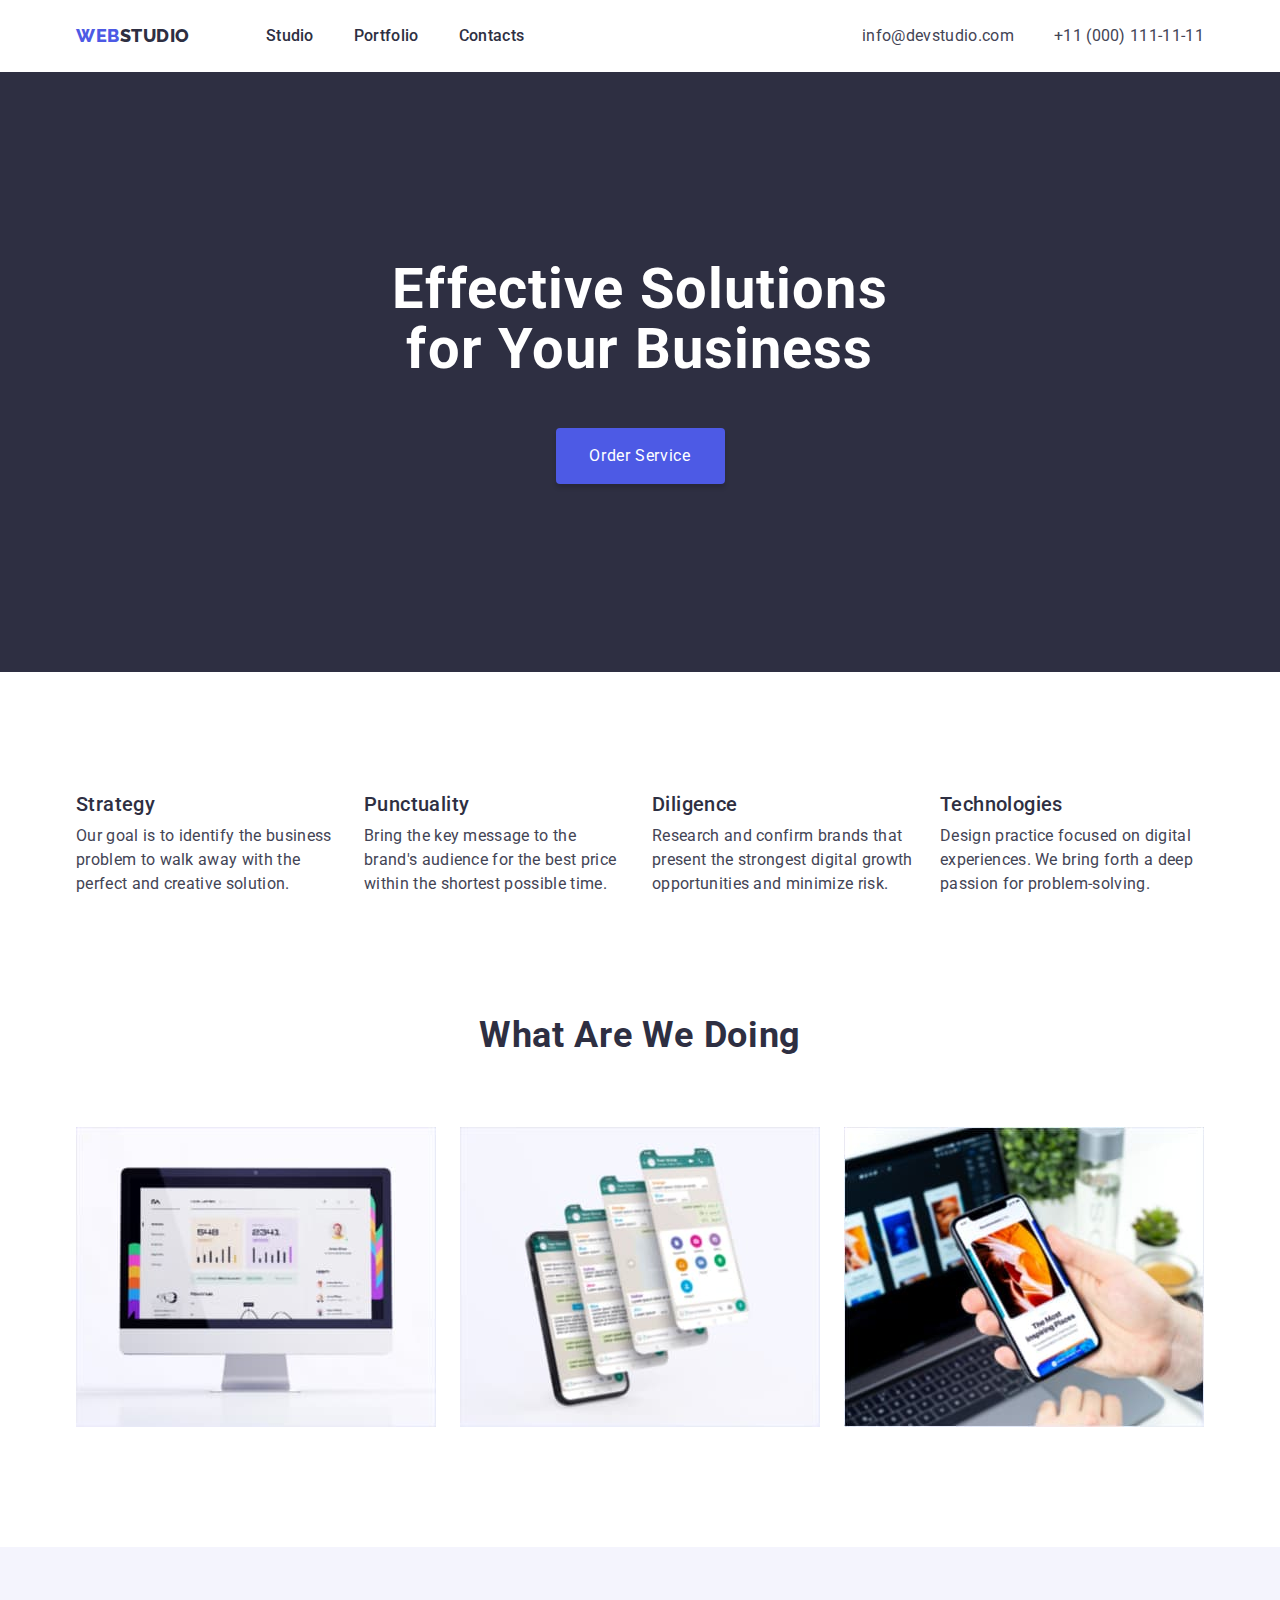
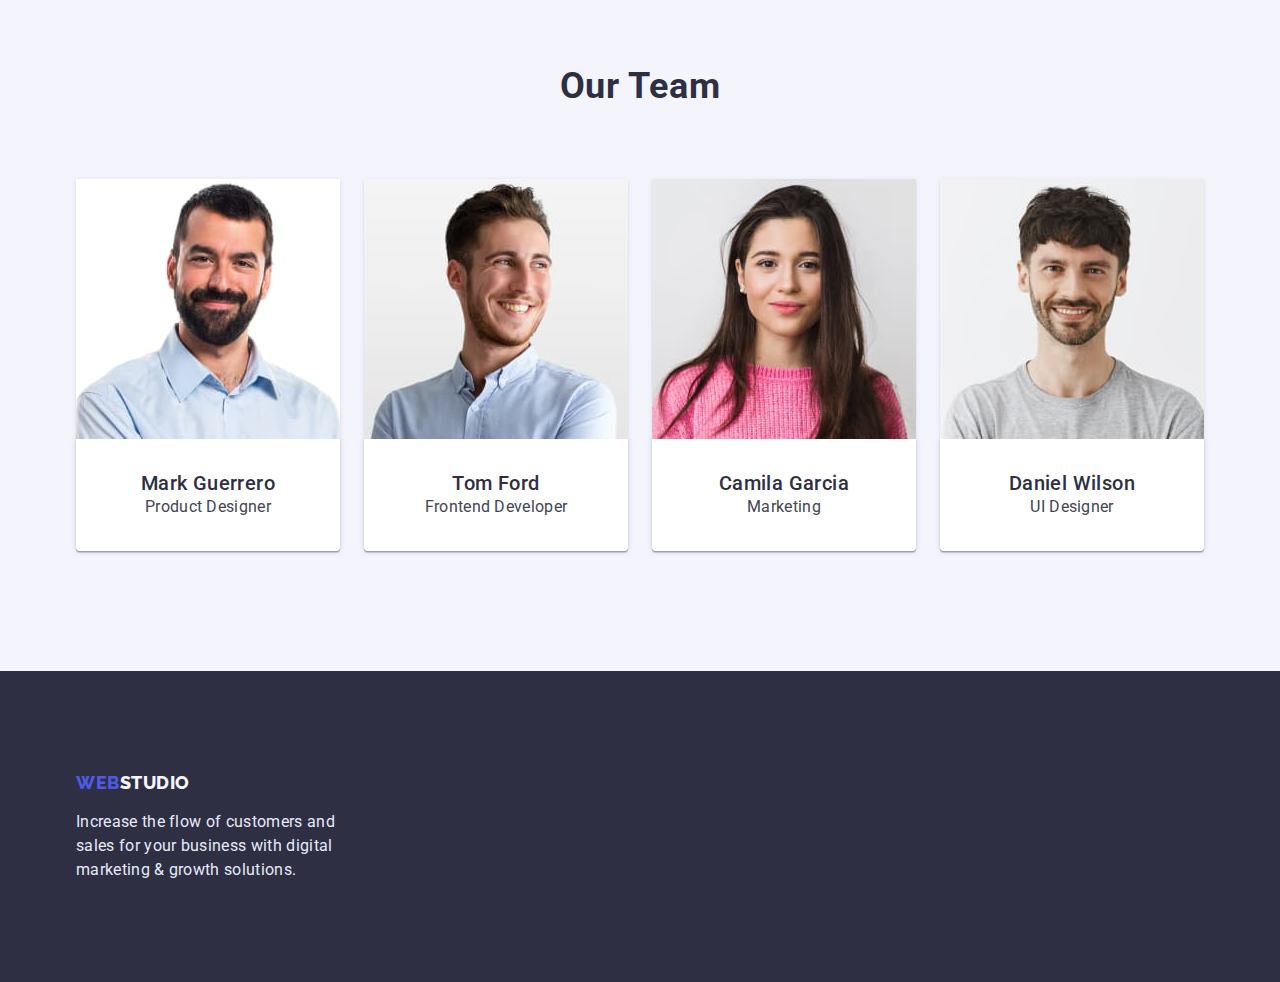
<file: index.html>
<!DOCTYPE html>
<html lang="en">
	<head>
		<meta charset="UTF-8" />
		<meta http-equiv="X-UA-Compatible" content="IE=edge" />
		<meta name="viewport" content="width=device-width, initial-scale=1.0" />
		<title>WebStudio</title>
		<link rel="stylesheet" href="https://cdnjs.cloudflare.com/ajax/libs/modern-normalize/1.1.0/modern-normalize.css" integrity="sha512-Y0MM+V6ymRKN2zStTqzQ227DWhhp4Mzdo6gnlRnuaNCbc+YN/ZH0sBCLTM4M0oSy9c9VKiCvd4Jk44aCLrNS5Q==" crossorigin="anonymous" referrerpolicy="no-referrer" />
			<link rel="preconnect" href="https://fonts.googleapis.com">
			<link rel="preconnect" href="https://fonts.gstatic.com" crossorigin>
			<link href="https://fonts.googleapis.com/css2?family=Raleway:wght@800&family=Roboto:ital,wght@0,400;0,500;0,700;1,700&display=swap" rel="stylesheet">
		<link rel="stylesheet" href="./css/styles.css" />
	</head>
	
	<body>
		<!-- Header -->
		<header class="header">
			<div class="container header-container">
			<nav class="header-navigation">
				<a href="./index.html" class="header-logo">Web<span class="header-logo-studio">Studio</span></a>
				<ul class="header-list">
					<li class="header-item"><a href="" class="header-link">Studio</a></li>
					<li class="header-item"><a href="./portfolio.html" class="header-link">Portfolio</a></li>
					<li class="header-item"><a href="" class="header-link">Contacts</a></li>
				</ul>
			</nav>
			<address>
				<ul class="contacts-list">
					<li><a href="mailto:info@devstudio.com" class="contact-link contact-mail">info@devstudio.com</a></li>
					<li><a href="tel:+110001111111" class="contact-link contact-phone">+11 (000) 111-11-11</a></li>
				</ul>
			</address>
		</div>
		</header>

		<!-- Block Hero -->
		<main>
			<section class="hero">
			<div class="container">
				<h1 class="hero-title">Effective Solutions for Your Business</h1>
				<button type="button" class="hero-btn">Order Service</button>
			</div>
			</section>

			<!-- Information -->
			<section class="info">
				<div class="container">
				<h2 class="info-title">Roads</h2>
				<ul class="info-list">
					<li class="info-item">
						<h3 class="info-subtitle">Strategy</h3>
						<p class="info-description"> Our goal is to identify the business problem to walk away with the perfect and creative solution. </p>
					</li>
					<li class="info-item">
						<h3 class="info-subtitle">Punctuality</h3>
						<p class="info-description"> Bring the key message to the brand's audience for the best price within the shortest possible time. </p>
					</li>
					<li class="info-item">
						<h3 class="info-subtitle">Diligence</h3>
						<p class="info-description">
							Research and confirm brands that present the strongest digital growth opportunities and minimize risk.
						</p>
					</li>
					<li class="info-item">
						<h3 class="info-subtitle">Technologies</h3>
						<p class="info-description"> Design practice focused on digital experiences. We bring forth a deep passion for problem-solving. </p>
					</li>
				</ul>
			</div>
			</section>

			<!-- What are we doing -->
			<section class="about">
				<div class="container">
				<h2 class="about-title">What are we doing</h2>
				<ul class="about-list">
					<li class="about-item">
						<img src="./images/computer.jpg" alt="photo computer" width="360" />
					</li>
					<li class="about-item">
						<img src="./images/screen.jpg" alt="photo screen" width="360" />
					</li>
					<li class="about-item">
						<img src="./images/iphone.jpg" alt="photo iphone" width="360" />
					</li>
				</ul></div>
			</section>

			<!-- Our team -->
			<section class="team">
				<div class="container">
				<h2 class="team-title">Our Team</h2>
				<ul class="team-list">
					<li class="team-item">
						<img src="./images/mark.jpg" alt="photo Mark" width="264" />
						<div class="team-item team-person"><h3 class="team-subtitle">Mark Guerrero</h3>
						<p class="team-description">Product Designer</p></div>
					</li>
					<li class="team-item">
						<img src="./images/tom.jpg" alt="photo Tom" width="264" />
						<div class="team-item team-person"><h3 class="team-subtitle">Tom Ford</h3>
						<p class="team-description">Frontend Developer</p></div>
					</li>
					<li class="team-item">
						<img src="./images/camila.jpg" alt="photo Camila" width="264" />
						<div class="team-item team-person"><h3 class="team-subtitle">Camila Garcia</h3>
						<p class="team-description">Marketing</p></div>
					</li>
					<li class="team-item">
						<img src="./images/daniel.jpg" alt="photo Daniel" width="264" />
						<div class="team-item team-person"><h3 class="team-subtitle">Daniel Wilson</h3>
						<p class="team-description">UI Designer</p></div>
					</li>
				</ul></div>
			</section>
		</main>

		<!-- Footer -->
		<footer class="footer">
			<div class="container">
			<a href="./index.html" class="footer-logo">Web<span class="footer-logo-studio">Studio</span></a>
			<p class="footer-description"> Increase the flow of customers and sales for your business with digital marketing & growth solutions. </p>
			</div>
		</footer>
	</body>
</html>
</file>
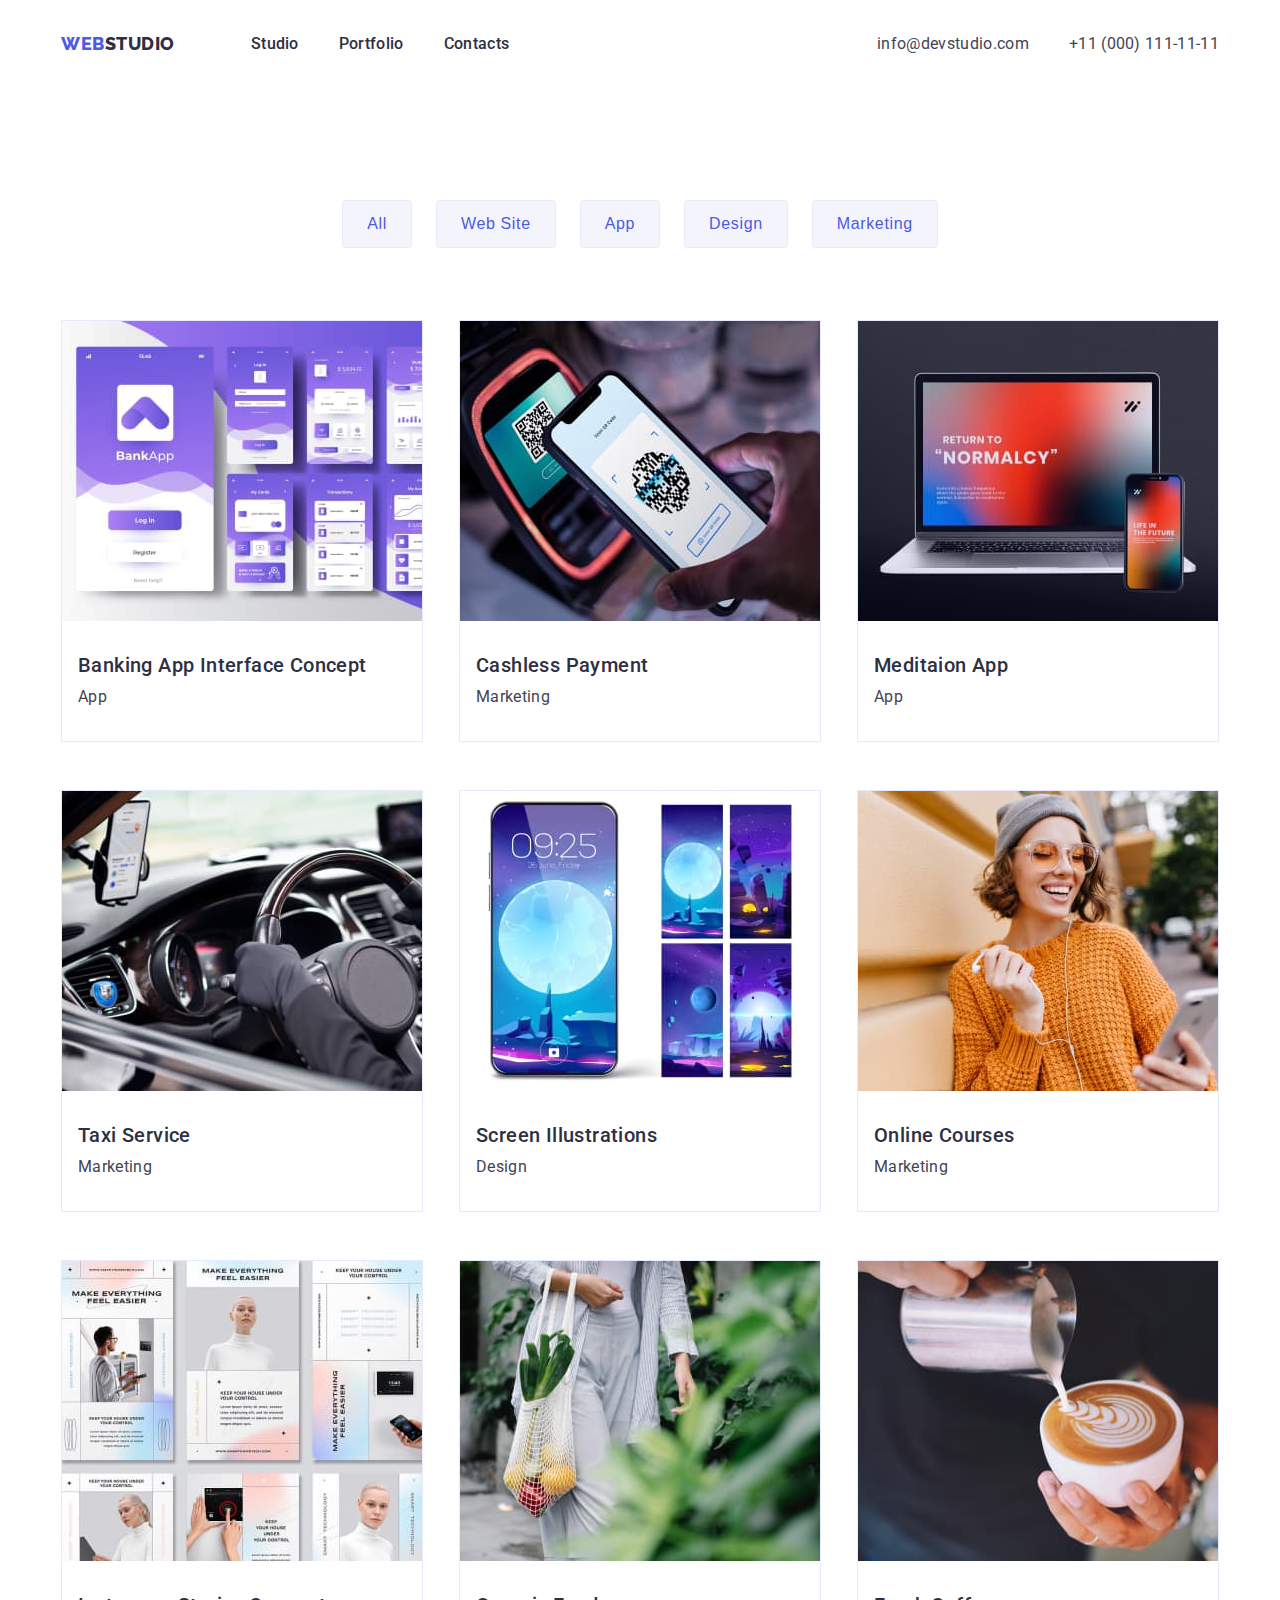
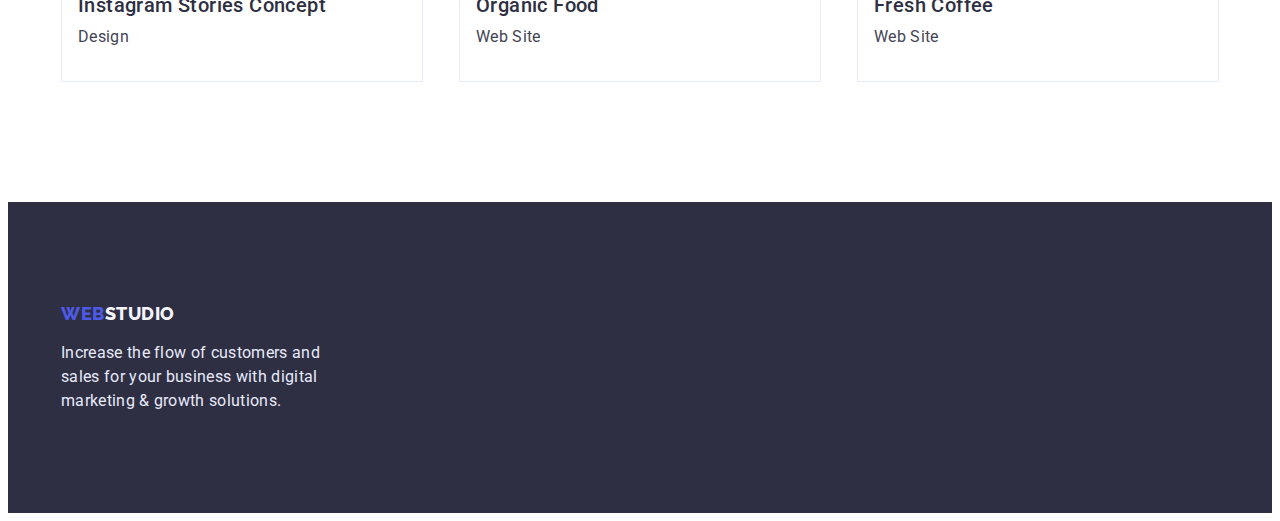
<file: portfolio.html>
<!DOCTYPE html>
<html lang="en">
	<head>
		<meta charset="UTF-8" />
		<meta http-equiv="X-UA-Compatible" content="IE=edge" />
		<meta name="viewport" content="width=device-width, initial-scale=1.0" />
		<title>WebStudio - Portfolio</title>
		<link rel="preconnect" href="https://fonts.googleapis.com" />
		<link rel="preconnect" href="https://fonts.gstatic.com" crossorigin />
		<link
			href="https://fonts.googleapis.com/css2?family=Montserrat:wght@400;700&family=Raleway:wght@800&family=Roboto:ital,wght@0,400;0,500;0,700;1,700&display=swap"
			rel="stylesheet"/>
		<link rel="stylesheet" href="./css/styles.css" />
	</head>

    <body>
         <!-- Header -->
         <header class="header">
            <div class="container header-container">
                <nav class="header-navigation">
        <a href="./index.html" class="header-logo">Web<span class="header-logo-studio">Studio</span></a>
        <ul class="header-list">
            <li class="header-item"><a href="./index.html" class="header-link">Studio</a></li>
            <li class="header-item"><a href="./portfolio.html" class="header-link">Portfolio</a></li>
            <li class="header-item"><a href="" class="header-link">Contacts</a></li>
        </ul>
    </nav>
    <address>
        <ul class="contacts-list">
            <li><a href="mailto:info@devstudio.com" class="contact-link contact-mail">info@devstudio.com</a></li>
            <li><a href="tel:+110001111111" class="contact-link contact-phone">+11 (000) 111-11-11</a></li>
        </ul>
    </address></div>
         </header>

        <!-- Main -->
        <main>
            <section class="portfolio">
                <div class="container">
                <h1 class="portfolio-title">Portfolio</h1>
                <ul class="portfolio-buttons">
                    <li class="portfolio-item-btn"><button type="button" class="portfolio-btn">All</button></li>
                    <li class="portfolio-item-btn"><button type="button" class="portfolio-btn">Web Site</button></li>
                    <li class="portfolio-item-btn"><button type="button" class="portfolio-btn">App</button></li>
                    <li class="portfolio-item-btn"><button type="button" class="portfolio-btn">Design</button></li>
                    <li class="portfolio-item-btn"><button type="button" class="portfolio-btn">Marketing</button></li>
                </ul>
                <ul class="portfolio-list">
                    <li class="portfolio-item">
                        <img src="./images/banking.jpg" alt="Banking app" width="360">
                        <div class="portfolio-card-description"><h2 class="portfolio-subtitle">Banking App Interface Concept</h2>
                        <p class="portfolio-description">App</p></div>
                    </li>
                    <li class="portfolio-item">
                        <img src="./images/cashless.jpg" alt="Cashless Payment" width="360">
                        <div class="portfolio-card-description"><h2 class="portfolio-subtitle">Cashless Payment</h2>
                        <p class="portfolio-description">Marketing</p></div></li>
                    <li class="portfolio-item">
                        <img src="./images/meditaion.jpg" alt="Meditaion App" width="360">
                        <div class="portfolio-card-description"><h2 class="portfolio-subtitle">Meditaion App</h2>
                        <p class="portfolio-description">App</p></div>
                    </li>
                    <li class="portfolio-item">
                        <img src="./images/taxi.jpg" alt="Taxi car" width="360">
                        <div class="portfolio-card-description"><h2 class="portfolio-subtitle">Taxi Service</h2>
                        <p class="portfolio-description">Marketing</p></div>
                    </li>
                    <li class="portfolio-item">
                        <img src="./images/screenillustr.jpg" alt="Screen Illustration" width="360">
                        <div class="portfolio-card-description"><h2 class="portfolio-subtitle">Screen Illustrations</h2>
                        <p class="portfolio-description">Design</p></div>
                    </li>
                    <li class="portfolio-item">
                        <img src="./images/courses.jpg" alt="Photo courses" width="360">
                        <div class="portfolio-card-description"><h2 class="portfolio-subtitle">Online Courses</h2>
                        <p class="portfolio-description">Marketing</p></div>
                    </li>
                    <li class="portfolio-item">
                        <img src="./images/instagram.jpg" alt="Instagram stories" width="360">
                        <div class="portfolio-card-description"><h2 class="portfolio-subtitle">Instagram Stories Concept</h2>
                        <p class="portfolio-description">Design</p></div>
                    </li>
                    <li class="portfolio-item">
                        <img src="./images/organic.jpg" alt="Organoc vegetables" width="360">
                        <div class="portfolio-card-description"><h2 class="portfolio-subtitle">Organic Food</h2>
                        <p class="portfolio-description">Web Site</p></div>
                    </li>
                    <li class="portfolio-item">
                        <img src="./images/fresh.jpg" alt="Coffee photo" width="360">
                        <div class="portfolio-card-description"><h2 class="portfolio-subtitle">Fresh Coffee</h2>
                        <p class="portfolio-description">Web Site</p></div>
                    </li>
                </ul></div>
            </section>
        </main>
        <!-- Footer -->
        <footer class="footer">
    <div class="container">
    <a href="./index.html" class="footer-logo">Web<span class="footer-logo-studio">Studio</span></a>
    <p class="footer-description"> Increase the flow of customers and sales for your business with digital marketing & growth solutions. </p>
    </div>
    </footer>
    </body>
</html>
</file>
<file: css/styles.css>
:root{
    --main-color: #2E2F42;
    --secondary-color: #FFFFFF;
    --hover-color: #404BBF;
    --contacts-color: #434455;
    --buttons-color: #4D5AE5;
    --footer-text-color: #E7E9FC;
    --buttons-second-color: #F4F4FD;}
h1,h2,h3,h4,h5,h6,p{margin: 0;}
ul{ margin: 0;
    padding: 0;
    list-style: none;}
img{display:block;}
.container{max-width: 1158px;
    margin: 0 auto;
    padding-left: 15px;
    padding-right: 15px;}
body{
font-family: 'Roboto', sans-serif;
color: var(--main-color);}
.section{padding:120px 0;}
.section:nth-child(2){padding-bottom:0;}


/* Header */
.header {padding:24px 0;}
.header-navigation {display: flex;
align-items: center;
flex-wrap: wrap;}
.header-logo {text-decoration: none;
    font-family: 'Raleway';
    font-weight: 800;
    font-size: 18px;
    line-height: 1.3;
    display: flex;
    align-items: center;
    letter-spacing: 0.03em;
    text-transform: uppercase;
    color: var(--buttons-color);
    margin-right: 76px;}
.header-container{display: flex;
justify-content: space-between;
flex-wrap: wrap;}
.header-logo-studio{color: var(--main-color)}
.header-list {display: flex; gap: 40px; flex-wrap: wrap;}
.header-item {}
.header-link {font-weight: 500;
    font-size: 16px;
    line-height: 1.5;
    letter-spacing: 0.02em;
    color: var(--main-color);
    text-decoration: none;}
.header-link:active, .header-mail:active, .header-link:hover, 
.header-link:focus, .header-mail:hover, .header-mail:focus, .header-tel:hover, .header-tel:focus
{color: var(--hover-color);}
.contacts-list{display: flex;
align-items: center;
gap: 40px; flex-wrap: wrap;}
.contact-link {
    line-height: 1.5;
    letter-spacing: 0.02em;
    color: var(--contacts-color);
    text-decoration: none;
    font-style: normal;}


/* Hero */
.hero {background-color: var(--main-color);
    text-align: center;
    padding: 188px 0;}
.hero-title {max-width: 496px;
    font-size: 56px;
    line-height: 1.07;
    text-align: center;
    letter-spacing: 0.02em;
    color: var(--secondary-color);
    margin-bottom: 48px;
    margin-left: auto;
    margin-right: auto;}
.hero-btn {
    display: block;
    margin-top: 48px;
    min-width: 169px;
    height: 56px;
    padding: 16px 32px;
    color: var(--secondary-color);
    background-color: var(--buttons-color);
    box-shadow: 0px 4px 4px rgba(0, 0, 0, 0.15);
    border-radius: 4px;
    line-height: 1.5;
    letter-spacing: 0.04em;
    cursor: pointer;
    margin: auto;
    border: none;}
.hero-btn:hover{background-color: var(--hover-color);}


/* Information */
.info {padding: 120px 0 0;}
.info-title {
    position: absolute;
    width: 1px;
    height: 1px;
    margin: -1px;
    border: 0;
    padding: 0;
    white-space: nowrap;
    clip-path: inset(100%);
    clip: rect(0 0 0 0);
    overflow: hidden;}
.info-list {display: flex;
    justify-content: center;
    gap: 24px; flex-wrap: wrap;}
.info-item {flex-basis: calc((100% - 72px)/4);
}
.info-subtitle {font-weight: 500;
    font-size: 20px;
    line-height: 1.2;
    letter-spacing: 0.02em;
    color: var(--main-color);
    padding-bottom: 8px;}
.info-description {
    font-size: 16px;
    line-height: 1.5;
    letter-spacing: 0.02em;
    color: var(--contacts-color);}


/* What are we doing */
.about {padding: 120px 0;}
.about-title {
    font-size: 36px;
    line-height: 1.1;
    text-align: center;
    letter-spacing: 0.02em;
    text-transform: capitalize;
    color: var(--main-color); 
    padding-bottom: 72px;}
.about-list {display: flex;
    justify-content: center;
    gap: 24px; flex-wrap: wrap;}
.about-item {flex-basis: ((100% - 48px)/3);}



/* Our team */
.team {background-color: var(--buttons-second-color);
    padding: 120px 0;}
.team-title {
    font-size: 36px;
    line-height: 1.1;
    text-align: center;
    letter-spacing: 0.02em;
    text-transform: capitalize;
    margin-bottom: 72px;}
.team-list {display: flex;
    justify-content: center;
    gap: 24px; flex-wrap: wrap;}
.team-item {background: var(--secondary-color);
    box-shadow: 0px 1px 6px rgba(46, 47, 66, 0.08), 0px 1px 1px rgba(46, 47, 66, 0.16), 0px 2px 1px rgba(46, 47, 66, 0.08);
    border-radius: 0px 0px 4px 4px;}
.team-subtitle {font-weight: 500;
    font-size: 20px;
    line-height: 1.2;
    text-align: center;
    letter-spacing: 0.02em;
    color: var(--main-color);}
.team-description {
    font-size: 16px;
    line-height: 1.5;
    text-align: center;
    letter-spacing: 0.02em;
    color: var(--contacts-color);}
.team-person{padding: 32px 16px;}


/* Footer */
.footer {background-color: var(--main-color);
    padding: 100px 0;}
.footer-logo {text-decoration: none;
    font-family: 'Raleway';
    font-style: normal;
    font-weight: 800;
    font-size: 18px;
    line-height: 1.3;
    display: flex;
    align-items: center;
    letter-spacing: 0.03em;
    text-transform: uppercase;
    color: var(--buttons-color);}
.footer-logo-studio{font-size: 18px;
    line-height: 1.2;
    color: var(--buttons-second-color)}
.footer-description {
    font-size: 16px;
    line-height: 1.5;
    letter-spacing: 0.02em;
    color: var(--footer-text-color);
    max-width: 264px;
    margin-top: 16px;}



/* Portfolio block */
.portfolio {padding: 120px 0;}
.portfolio-title {position: absolute;
    width: 1px;
    height: 1px;
    margin: -1px;
    border: 0;
    padding: 0;
    white-space: nowrap;
    clip-path: inset(100%);
    clip: rect(0 0 0 0);
    overflow: hidden;}
.portfolio-buttons {display: flex; align-items: center; justify-content: center; gap: 24px; flex-wrap: wrap;}
.portfolio-btn {
    font-size: 16px;
    line-height:1.5;;
    text-align: center;
    letter-spacing: 0.04em;
    color: var(--buttons-color);
    background-color: var(--buttons-second-color);
    border: 1px solid var(--footer-text-color);
    border-radius: 4px;
    order: 1;
    flex-wrap: wrap;
    padding:11px 24px;
    cursor:pointer;
    font-weight: 500;}
.portfolio-btn:hover, .portfolio-btn:focus {color:var(--secondary-color);
    background-color: var(--hover-color);}
    
.portfolio-list {display: flex;
    justify-content: space-between;
    gap: 48px 24px; flex-wrap: wrap; 
    flex-basis: calc((100% - 48px)/3);
    padding-top: 72px;}
.portfolio-item {box-sizing: border-box;
    background: var(--secondary-color);
    border: 1px solid var(--footer-text-color);}
.portfolio-subtitle {font-weight: 500;
    font-size: 20px;
    line-height: 1.2;
    letter-spacing: 0.02em;
    color: var(--main-color);
    padding-bottom: 8px;}
.portfolio-description {font-size: 16px;
    line-height: 1.5;
    letter-spacing: 0.02em;
    color: var(--contacts-color);}
.portfolio-card-description{padding: 32px 16px;}
</file>
